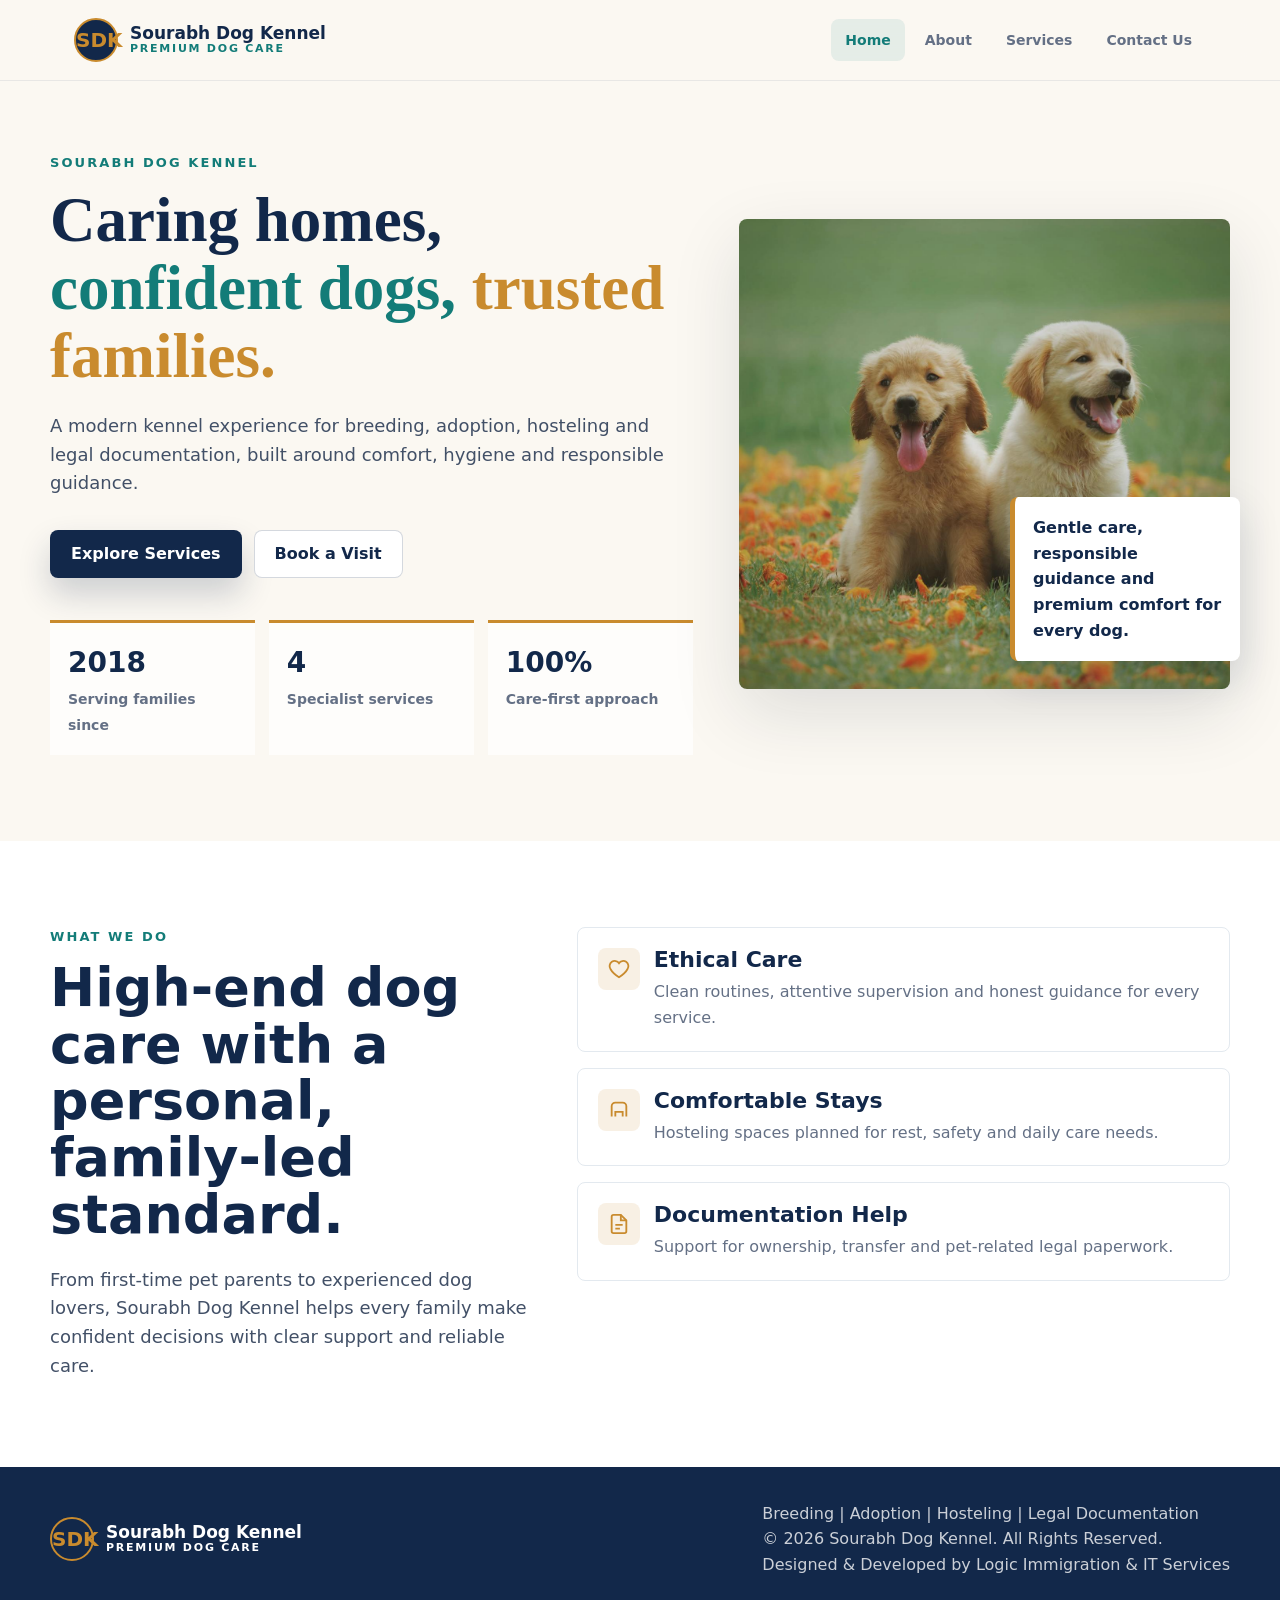
<file: index.html>
<!DOCTYPE html>
<html lang="en">
<head>
  <meta charset="UTF-8">
  <meta name="viewport" content="width=device-width, initial-scale=1.0">
  <title>Sourabh Dog Kennel | Trusted Dog Care Since 2018</title>
  <link rel="icon" type="image/svg+xml" href="assets/favicon.svg">
  <link rel="stylesheet" href="styles.css">
</head>
<body>
  <header class="site-header">
    <div class="nav-shell">
      <a class="brand" href="index.html" aria-label="Sourabh Dog Kennel home">
        <span class="brand-mark">SDK</span>
        <span class="brand-text"><span>Sourabh Dog Kennel</span><span>Premium Dog Care</span></span>
      </a>
      <button class="nav-toggle" type="button" aria-label="Open menu" aria-expanded="false"><span></span><span></span><span></span></button>
      <nav class="nav-links" aria-label="Main navigation">
        <a class="active" href="index.html">Home</a>
        <a href="about.html">About</a>
        <a href="services.html">Services</a>
        <a href="contact.html">Contact Us</a>
      </nav>
    </div>
  </header>

  <main>
    <section class="section hero">
      <div class="container hero-grid">
        <div>
          <p class="eyebrow">Sourabh Dog Kennel</p>
          <h1 class="hero-title"><span>Caring homes,</span> <span class="title-teal">confident dogs,</span> <em>trusted families.</em></h1>
          <p class="lead">A modern kennel experience for breeding, adoption, hosteling and legal documentation, built around comfort, hygiene and responsible guidance.</p>
          <div class="button-row">
            <a class="btn btn-primary" href="services.html">Explore Services</a>
            <a class="btn btn-secondary" href="contact.html">Book a Visit</a>
          </div>
          <div class="stats" aria-label="Business highlights">
            <div class="stat"><strong>2018</strong><span>Serving families since</span></div>
            <div class="stat"><strong>4</strong><span>Specialist services</span></div>
            <div class="stat"><strong>100%</strong><span>Care-first approach</span></div>
          </div>
        </div>
        <div class="hero-image">
          <img src="assets/images/hero-dogs.jpg" alt="Two healthy dogs sitting together">
          <div class="hero-badge">Gentle care, responsible guidance and premium comfort for every dog.</div>
        </div>
      </div>
    </section>

    <section class="section band">
      <div class="container split">
        <div>
          <p class="eyebrow">What We Do</p>
          <h2>High-end dog care with a personal, family-led standard.</h2>
          <p class="lead">From first-time pet parents to experienced dog lovers, Sourabh Dog Kennel helps every family make confident decisions with clear support and reliable care.</p>
        </div>
        <div class="feature-list">
          <article class="feature">
            <span class="icon" aria-hidden="true"><svg viewBox="0 0 24 24" fill="none" stroke="currentColor" stroke-width="2"><path d="M12 21s-7-4.6-9.3-9A5.5 5.5 0 0 1 12 5.7 5.5 5.5 0 0 1 21.3 12C19 16.4 12 21 12 21z"/></svg></span>
            <div><h3>Ethical Care</h3><p>Clean routines, attentive supervision and honest guidance for every service.</p></div>
          </article>
          <article class="feature">
            <span class="icon" aria-hidden="true"><svg viewBox="0 0 24 24" fill="none" stroke="currentColor" stroke-width="2"><path d="M4 19V8a4 4 0 0 1 4-4h8a4 4 0 0 1 4 4v11"/><path d="M8 19v-5h8v5"/></svg></span>
            <div><h3>Comfortable Stays</h3><p>Hosteling spaces planned for rest, safety and daily care needs.</p></div>
          </article>
          <article class="feature">
            <span class="icon" aria-hidden="true"><svg viewBox="0 0 24 24" fill="none" stroke="currentColor" stroke-width="2"><path d="M14 2H6a2 2 0 0 0-2 2v16a2 2 0 0 0 2 2h12a2 2 0 0 0 2-2V8z"/><path d="M14 2v6h6"/><path d="M8 13h8M8 17h5"/></svg></span>
            <div><h3>Documentation Help</h3><p>Support for ownership, transfer and pet-related legal paperwork.</p></div>
          </article>
        </div>
      </div>
    </section>
  </main>

  <footer class="site-footer">
  <div class="footer-shell">
    <a class="brand" href="index.html">
      <span class="brand-mark">SDK</span>
      <span class="brand-text">
        <span>Sourabh Dog Kennel</span>
        <span>Premium Dog Care</span>
      </span>
    </a>

    <span>
      Breeding | Adoption | Hosteling | Legal Documentation<br>
      © 2026 Sourabh Dog Kennel. All Rights Reserved.<br>
      Designed & Developed by
      <a href="https://logicservices.online" target="_blank" rel="noopener noreferrer">
        Logic Immigration &amp; IT Services
      </a>
    </span>
  </div>
</footer>

  <script src="script.js"></script>
</body>
</html>
</file>
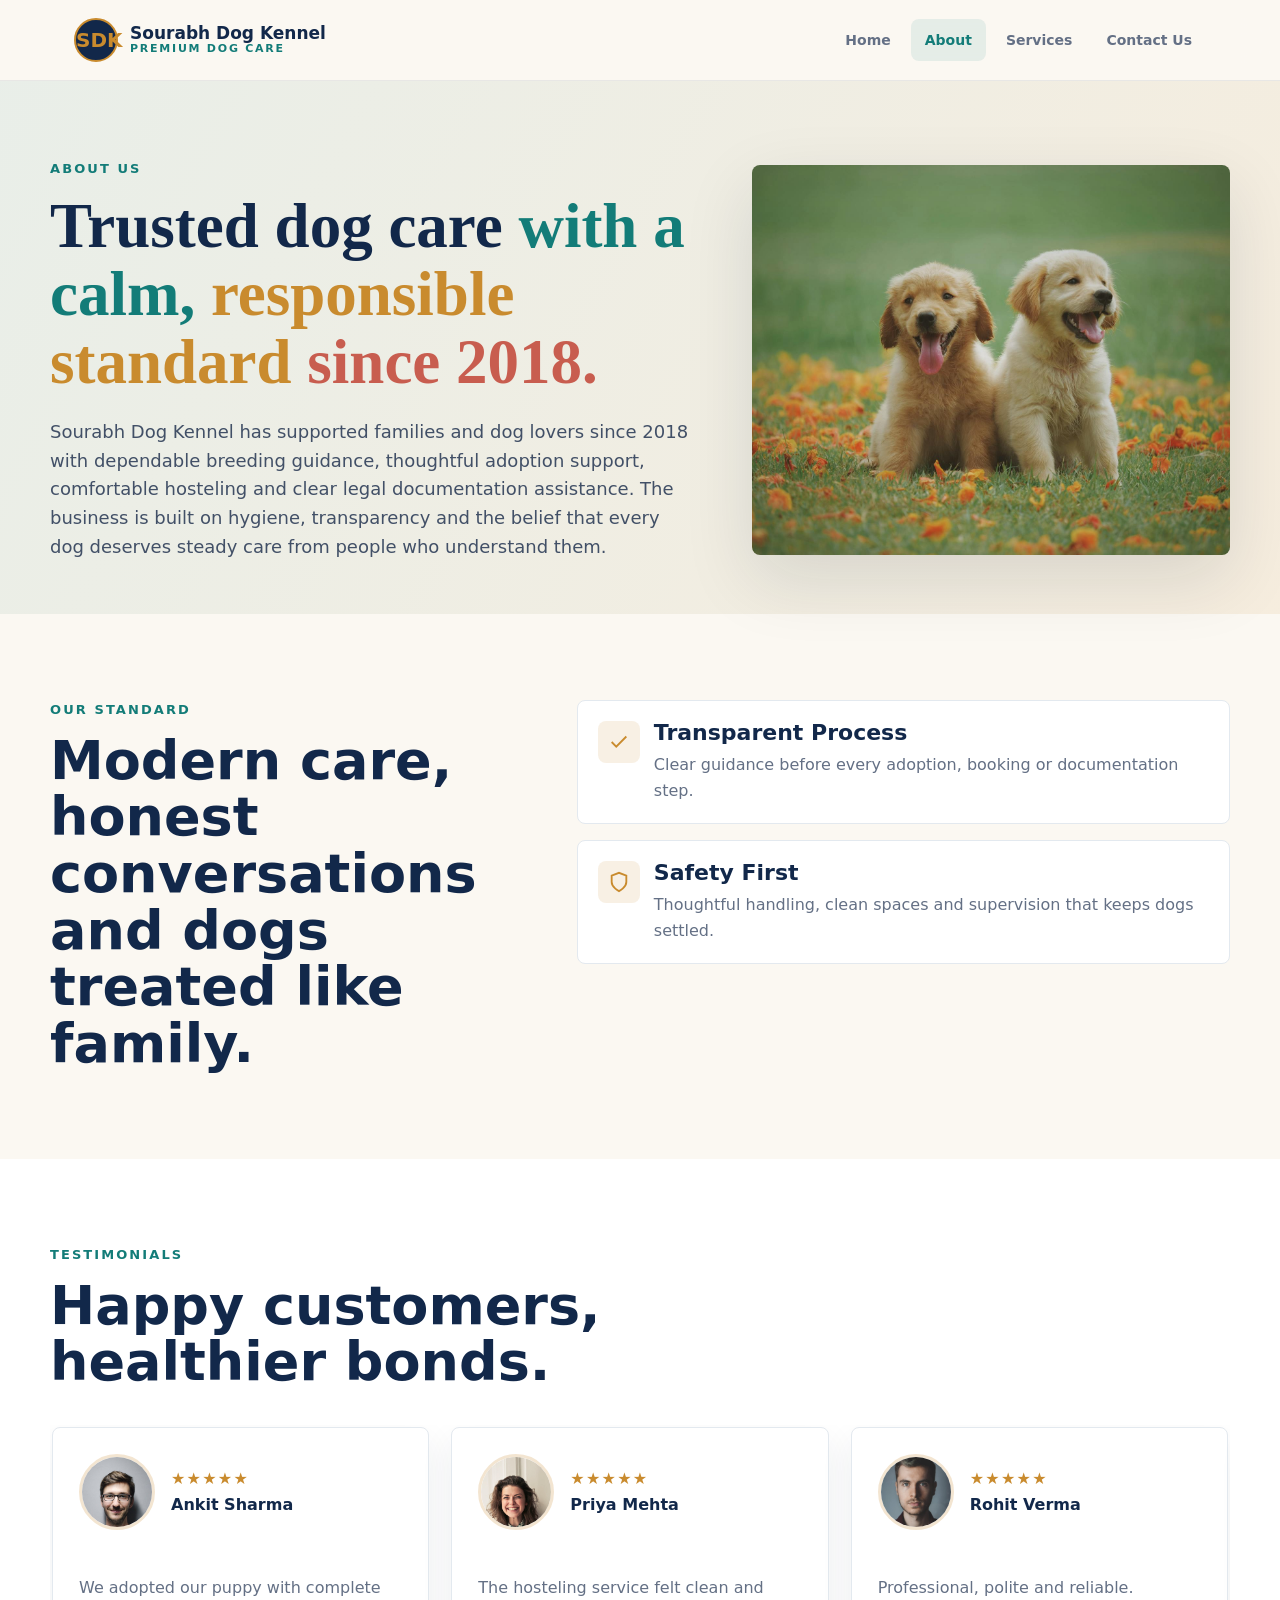
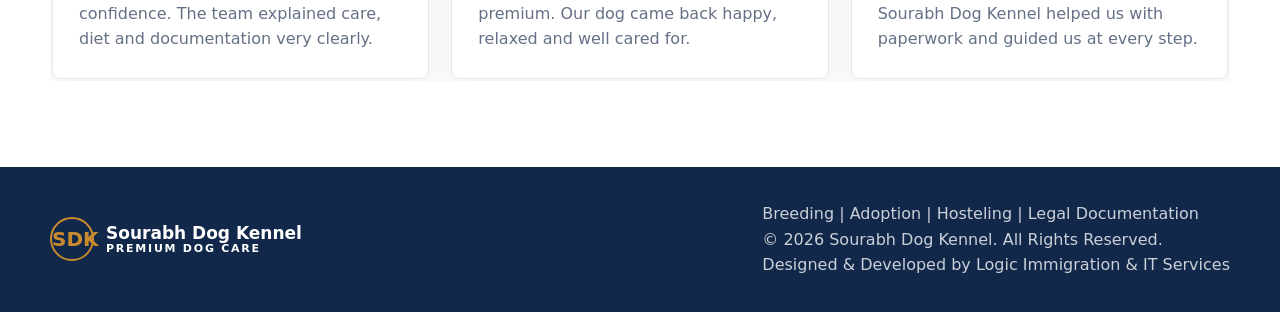
<file: about.html>
<!DOCTYPE html>
<html lang="en">
<head>
  <meta charset="UTF-8">
  <meta name="viewport" content="width=device-width, initial-scale=1.0">
  <title>About | Sourabh Dog Kennel</title>
  <link rel="icon" type="image/svg+xml" href="assets/favicon.svg">
  <link rel="stylesheet" href="styles.css">
</head>
<body>
  <header class="site-header">
    <div class="nav-shell">
      <a class="brand" href="index.html"><span class="brand-mark">SDK</span><span class="brand-text"><span>Sourabh Dog Kennel</span><span>Premium Dog Care</span></span></a>
      <button class="nav-toggle" type="button" aria-label="Open menu" aria-expanded="false"><span></span><span></span><span></span></button>
      <nav class="nav-links" aria-label="Main navigation">
        <a href="index.html">Home</a>
        <a class="active" href="about.html">About</a>
        <a href="services.html">Services</a>
        <a href="contact.html">Contact Us</a>
      </nav>
    </div>
  </header>

  <main>
    <section class="page-hero">
      <div class="container page-hero-grid">
        <div>
          <p class="eyebrow">About Us</p>
          <h1><span>Trusted dog care</span> <span class="title-teal">with a calm,</span> <span class="title-gold">responsible standard</span> <span class="title-coral">since 2018.</span></h1>
          <p class="lead">Sourabh Dog Kennel has supported families and dog lovers since 2018 with dependable breeding guidance, thoughtful adoption support, comfortable hosteling and clear legal documentation assistance. The business is built on hygiene, transparency and the belief that every dog deserves steady care from people who understand them.</p>
        </div>
        <div class="page-hero-image">
          <img src="assets/images/hero-dogs.jpg" alt="Two healthy dogs sitting together">
        </div>
      </div>
    </section>

    <section class="section">
      <div class="container split">
        <div>
          <p class="eyebrow">Our Standard</p>
          <h2>Modern care, honest conversations and dogs treated like family.</h2>
        </div>
        <div class="feature-list">
          <article class="feature"><span class="icon" aria-hidden="true"><svg viewBox="0 0 24 24" fill="none" stroke="currentColor" stroke-width="2"><path d="M20 6 9 17l-5-5"/></svg></span><div><h3>Transparent Process</h3><p>Clear guidance before every adoption, booking or documentation step.</p></div></article>
          <article class="feature"><span class="icon" aria-hidden="true"><svg viewBox="0 0 24 24" fill="none" stroke="currentColor" stroke-width="2"><path d="M12 22s8-4 8-10V5l-8-3-8 3v7c0 6 8 10 8 10z"/></svg></span><div><h3>Safety First</h3><p>Thoughtful handling, clean spaces and supervision that keeps dogs settled.</p></div></article>
        </div>
      </div>
    </section>

    <section class="section band">
      <div class="container">
        <p class="eyebrow">Testimonials</p>
        <h2>Happy customers, healthier bonds.</h2>
        <div class="testimonials" data-testimonial-slider>
          <div class="testimonial-track">
            <article class="testimonial">
              <div class="testimonial-head">
                <img src="assets/images/customer-ankit.jpg" alt="Customer portrait of Ankit Sharma">
                <div><div class="stars">★★★★★</div><div class="quote-name">Ankit Sharma</div></div>
              </div>
              <p>We adopted our puppy with complete confidence. The team explained care, diet and documentation very clearly.</p>
            </article>
            <article class="testimonial">
              <div class="testimonial-head">
                <img src="assets/images/customer-priya.jpg" alt="Customer portrait of Priya Mehta">
                <div><div class="stars">★★★★★</div><div class="quote-name">Priya Mehta</div></div>
              </div>
              <p>The hosteling service felt clean and premium. Our dog came back happy, relaxed and well cared for.</p>
            </article>
            <article class="testimonial">
              <div class="testimonial-head">
                <img src="assets/images/customer-rohit.jpg" alt="Customer portrait of Rohit Verma">
                <div><div class="stars">★★★★★</div><div class="quote-name">Rohit Verma</div></div>
              </div>
              <p>Professional, polite and reliable. Sourabh Dog Kennel helped us with paperwork and guided us at every step.</p>
            </article>
            <article class="testimonial">
              <div class="testimonial-head">
                <img src="assets/images/customer-neeraj.jpg" alt="Customer portrait of Neeraj Kapoor">
                <div><div class="stars">★★★★★</div><div class="quote-name">Neeraj Kapoor</div></div>
              </div>
              <p>They helped us choose the right breed for our home and explained every responsibility before we decided.</p>
            </article>
            <article class="testimonial">
              <div class="testimonial-head">
                <img src="assets/images/customer-kavya.jpg" alt="Customer portrait of Kavya Rao">
                <div><div class="stars">★★★★★</div><div class="quote-name">Kavya Rao</div></div>
              </div>
              <p>The kennel was clean, calm and well managed. The communication during our dog's stay was excellent.</p>
            </article>
          </div>
        </div>
      </div>
    </section>
  </main>

  <footer class="site-footer">
  <div class="footer-shell">
    <a class="brand" href="index.html">
      <span class="brand-mark">SDK</span>
      <span class="brand-text">
        <span>Sourabh Dog Kennel</span>
        <span>Premium Dog Care</span>
      </span>
    </a>

    <span>
      Breeding | Adoption | Hosteling | Legal Documentation<br>
      © 2026 Sourabh Dog Kennel. All Rights Reserved.<br>
      Designed & Developed by
      <a href="https://logicservices.online" target="_blank" rel="noopener noreferrer">
        Logic Immigration &amp; IT Services
      </a>
    </span>
  </div>
</footer>
<script src="script.js"></script>
</body>
</html>
</file>
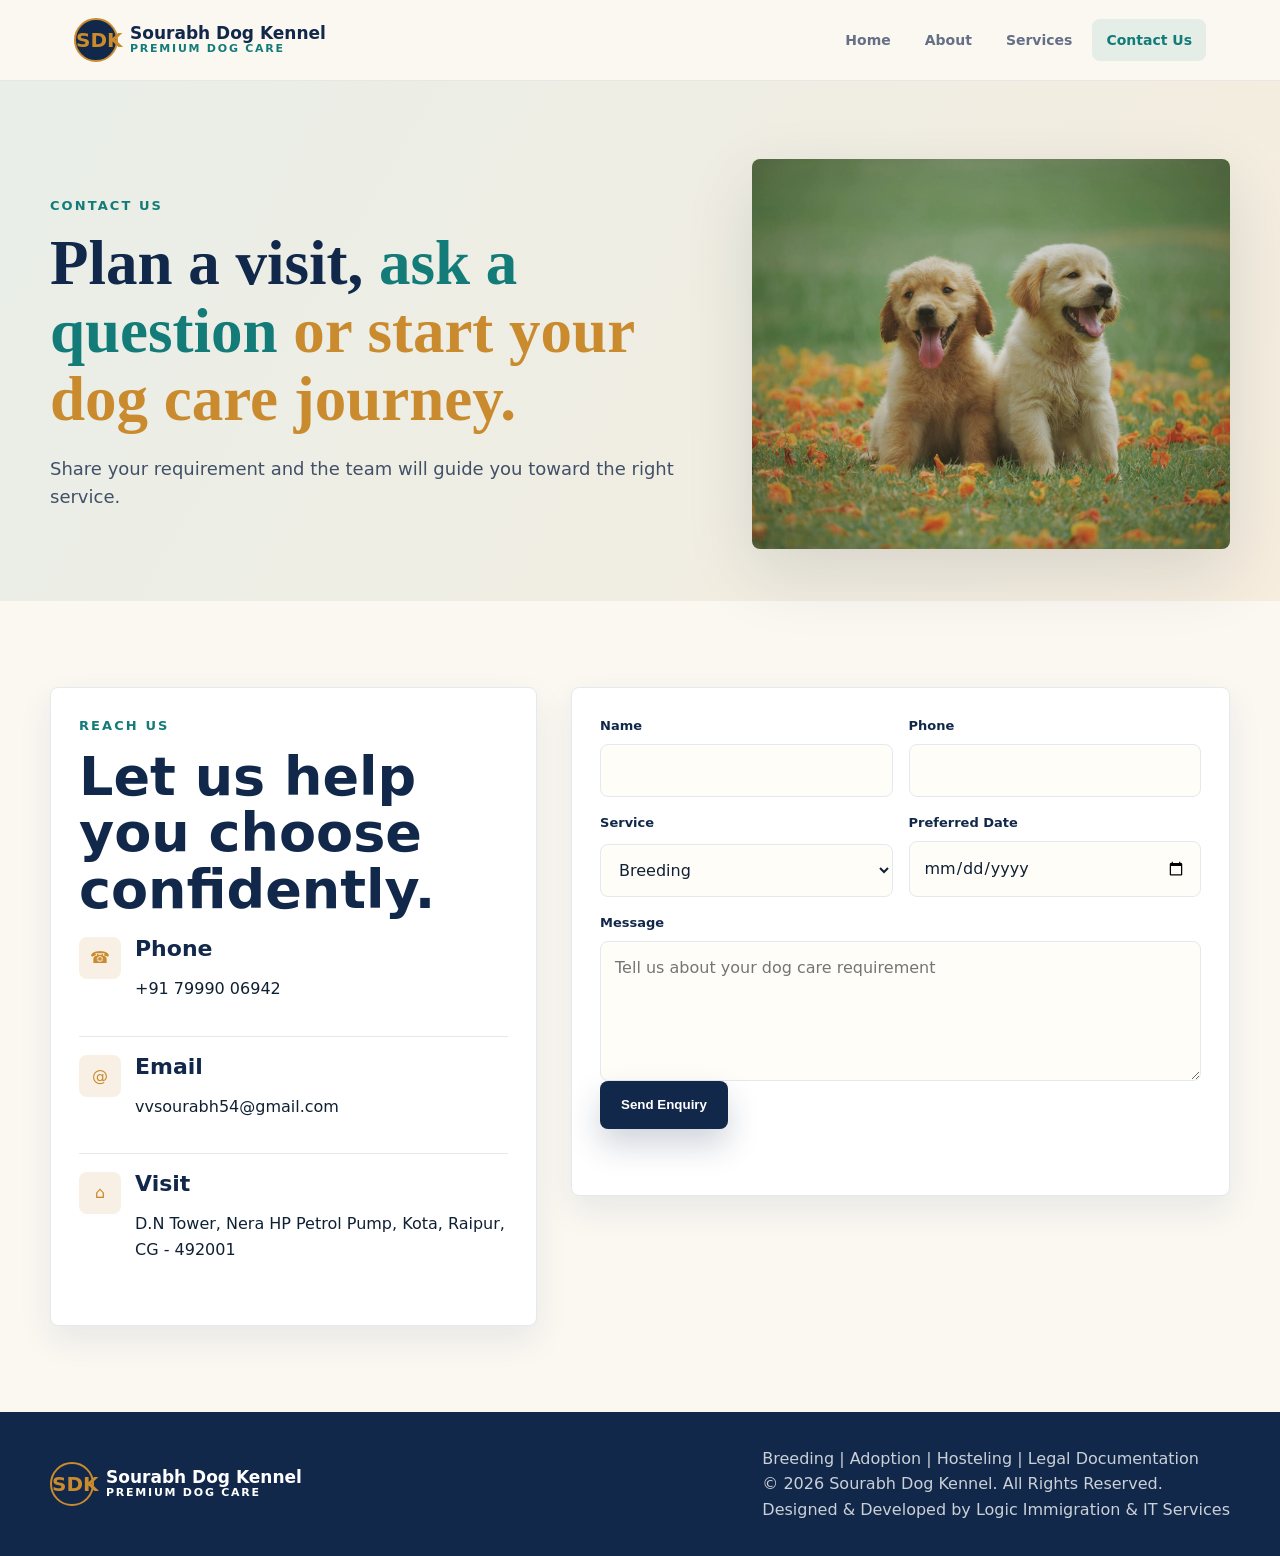
<file: contact.html>
<!DOCTYPE html>
<html lang="en">
<head>
  <meta charset="UTF-8">
  <meta name="viewport" content="width=device-width, initial-scale=1.0">
  <title>Contact Us | Sourabh Dog Kennel</title>
  <link rel="icon" type="image/svg+xml" href="assets/favicon.svg">
  <link rel="stylesheet" href="styles.css">
</head>
<body>
  <header class="site-header">
    <div class="nav-shell">
      <a class="brand" href="index.html"><span class="brand-mark">SDK</span><span class="brand-text"><span>Sourabh Dog Kennel</span><span>Premium Dog Care</span></span></a>
      <button class="nav-toggle" type="button" aria-label="Open menu" aria-expanded="false"><span></span><span></span><span></span></button>
      <nav class="nav-links" aria-label="Main navigation">
        <a href="index.html">Home</a>
        <a href="about.html">About</a>
        <a href="services.html">Services</a>
        <a class="active" href="contact.html">Contact Us</a>
      </nav>
    </div>
  </header>

  <main>
    <section class="page-hero">
      <div class="container page-hero-grid">
        <div>
          <p class="eyebrow">Contact Us</p>
          <h1><span>Plan a visit,</span> <span class="title-teal">ask a question</span> <span class="title-gold">or start your dog care journey.</span></h1>
          <p class="lead">Share your requirement and the team will guide you toward the right service.</p>
        </div>
        <div class="page-hero-image">
          <img src="assets/images/hero-dogs.jpg" alt="Two healthy dogs sitting together">
        </div>
      </div>
    </section>

    <section class="section">
      <div class="container contact-grid">
        <aside class="contact-panel">
          <p class="eyebrow">Reach Us</p>
          <h2>Let us help you choose confidently.</h2>
          <div class="contact-line"><span class="icon" aria-hidden="true">☎</span><div><h3>Phone</h3><p>+91 79990 06942</p></div></div>
          <div class="contact-line"><span class="icon" aria-hidden="true">@</span><div><h3>Email</h3><p>vvsourabh54@gmail.com</p></div></div>
          <div class="contact-line"><span class="icon" aria-hidden="true">⌂</span><div><h3>Visit</h3><p>D.N Tower, Nera HP Petrol Pump, Kota, Raipur, CG - 492001</p></div></div>
        </aside>

        <form class="form-panel" data-contact-form>
          <div class="form-grid">
            <div class="field"><label for="name">Name</label><input id="name" name="name" type="text" required></div>
            <div class="field"><label for="phone">Phone</label><input id="phone" name="phone" type="tel" required></div>
            <div class="field"><label for="service">Service</label><select id="service" name="service"><option>Breeding</option><option>Adoption</option><option>Hosteling</option><option>Legal Documentation</option></select></div>
            <div class="field"><label for="date">Preferred Date</label><input id="date" name="date" type="date"></div>
            <div class="field full"><label for="message">Message</label><textarea id="message" name="message" placeholder="Tell us about your dog care requirement"></textarea></div>
          </div>
          <button class="btn btn-primary" type="submit">Send Enquiry</button>
          <p class="form-note" data-form-note></p>
        </form>
      </div>
    </section>
  </main>

  <footer class="site-footer">
  <div class="footer-shell">
    <a class="brand" href="index.html">
      <span class="brand-mark">SDK</span>
      <span class="brand-text">
        <span>Sourabh Dog Kennel</span>
        <span>Premium Dog Care</span>
      </span>
    </a>

    <span>
      Breeding | Adoption | Hosteling | Legal Documentation<br>
      © 2026 Sourabh Dog Kennel. All Rights Reserved.<br>
      Designed & Developed by
      <a href="https://logicservices.online" target="_blank" rel="noopener noreferrer">
        Logic Immigration &amp; IT Services
      </a>
    </span>
  </div>
</footer>
<script src="script.js"></script>
</body>
</html>
</file>
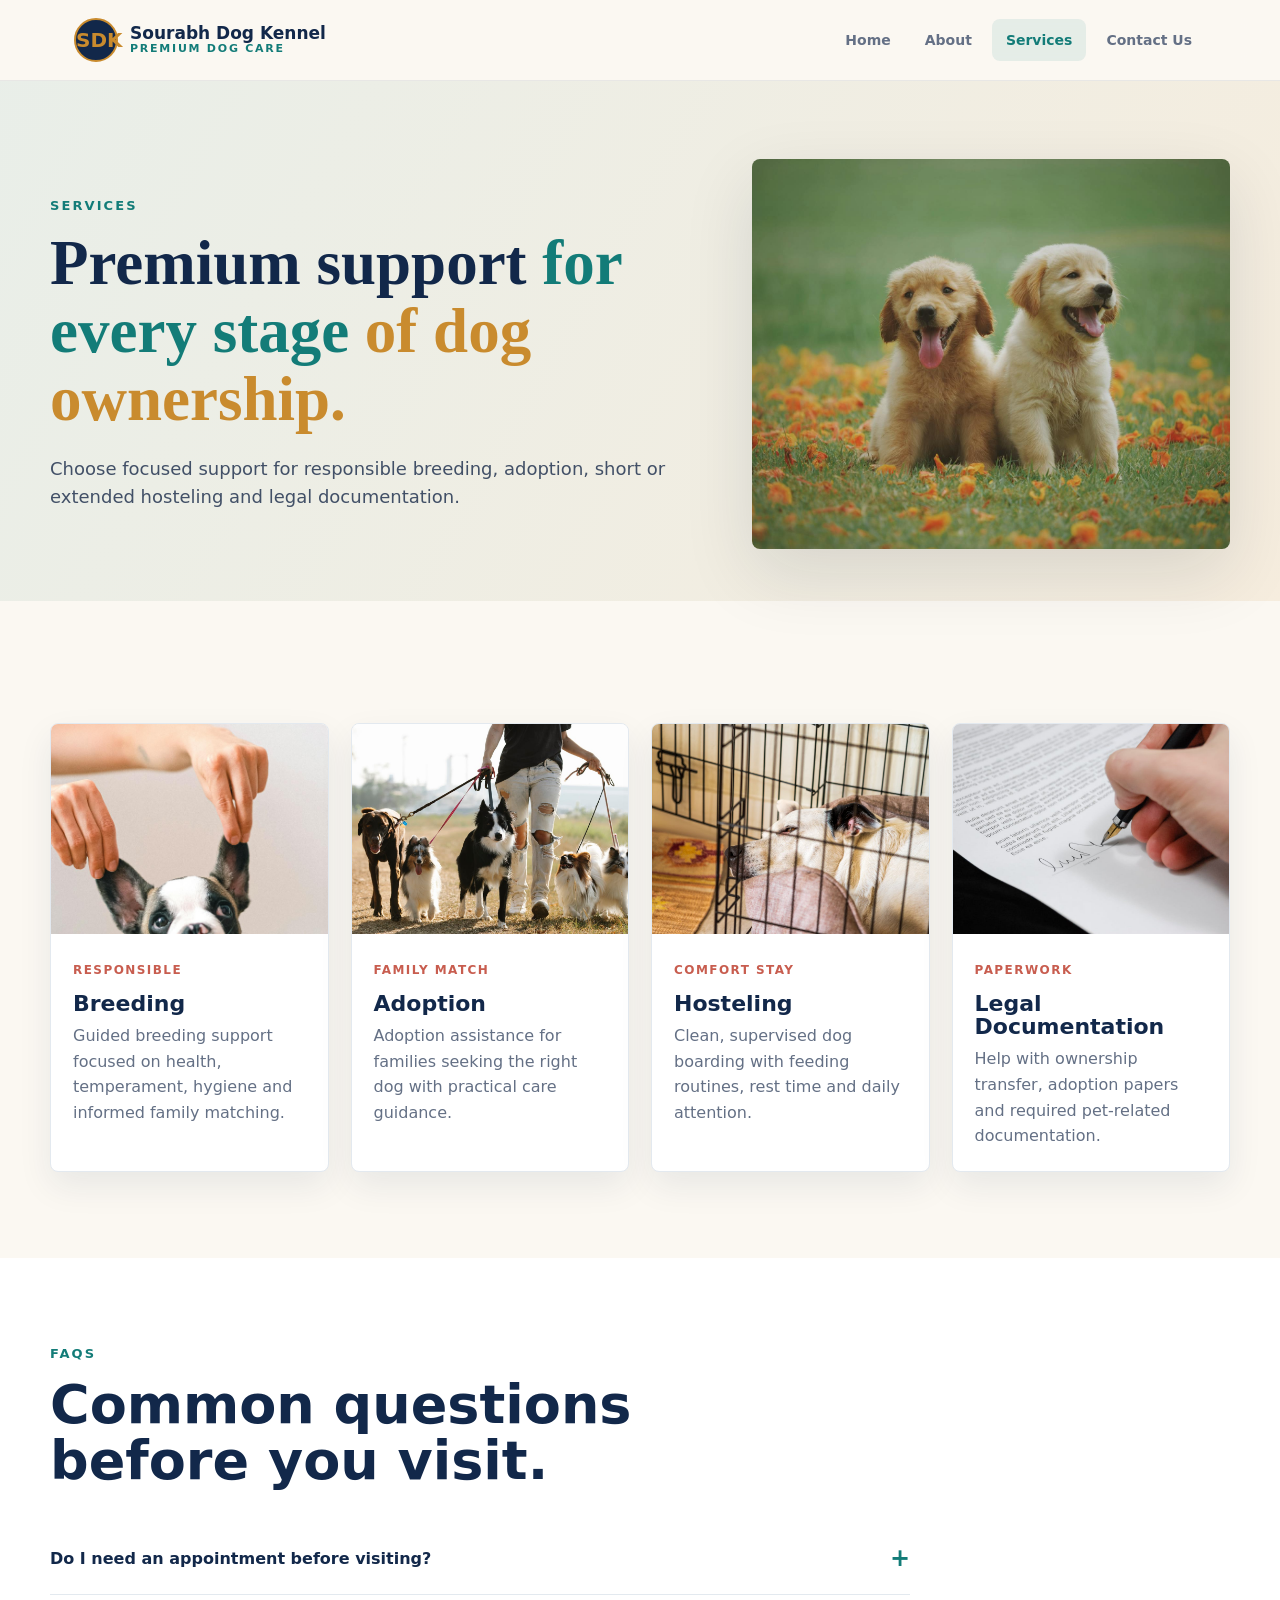
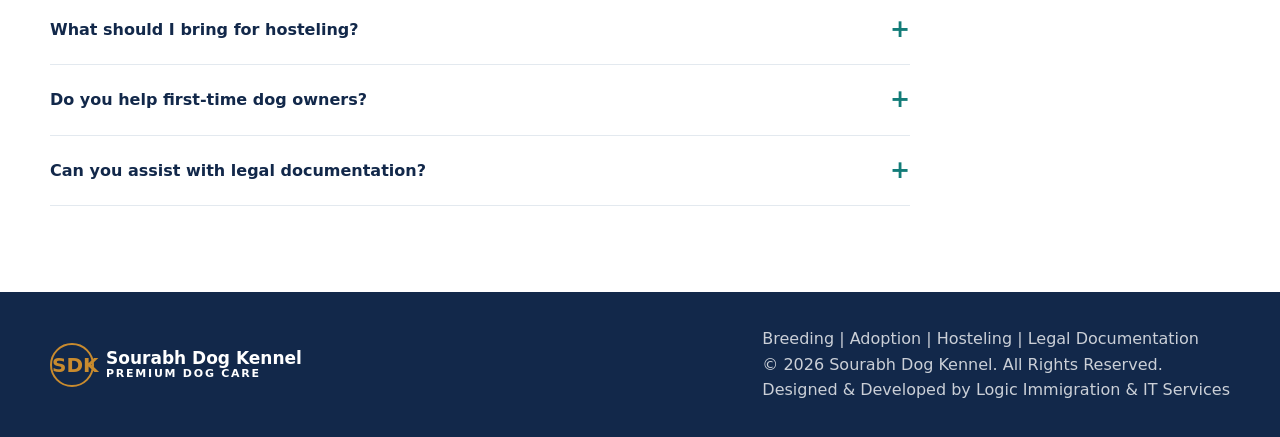
<file: services.html>
<!DOCTYPE html>
<html lang="en">
<head>
  <meta charset="UTF-8">
  <meta name="viewport" content="width=device-width, initial-scale=1.0">
  <title>Services | Sourabh Dog Kennel</title>
  <link rel="icon" type="image/svg+xml" href="assets/favicon.svg">
  <link rel="stylesheet" href="styles.css">
</head>
<body>
  <header class="site-header">
    <div class="nav-shell">
      <a class="brand" href="index.html"><span class="brand-mark">SDK</span><span class="brand-text"><span>Sourabh Dog Kennel</span><span>Premium Dog Care</span></span></a>
      <button class="nav-toggle" type="button" aria-label="Open menu" aria-expanded="false"><span></span><span></span><span></span></button>
      <nav class="nav-links" aria-label="Main navigation">
        <a href="index.html">Home</a>
        <a href="about.html">About</a>
        <a class="active" href="services.html">Services</a>
        <a href="contact.html">Contact Us</a>
      </nav>
    </div>
  </header>

  <main>
    <section class="page-hero">
      <div class="container page-hero-grid">
        <div>
          <p class="eyebrow">Services</p>
          <h1><span>Premium support</span> <span class="title-teal">for every stage</span> <span class="title-gold">of dog ownership.</span></h1>
          <p class="lead">Choose focused support for responsible breeding, adoption, short or extended hosteling and legal documentation.</p>
        </div>
        <div class="page-hero-image">
          <img src="assets/images/hero-dogs.jpg" alt="Two healthy dogs sitting together">
        </div>
      </div>
    </section>

    <section class="section">
      <div class="container">
        <div class="grid services-grid">
          <article class="card">
            <img src="assets/images/breeding.jpg" alt="Healthy dog receiving care">
            <div class="card-body"><span class="service-meta">Responsible</span><h3>Breeding</h3><p>Guided breeding support focused on health, temperament, hygiene and informed family matching.</p></div>
          </article>
          <article class="card">
            <img src="assets/images/adoption.jpg" alt="Dog ready for adoption">
            <div class="card-body"><span class="service-meta">Family Match</span><h3>Adoption</h3><p>Adoption assistance for families seeking the right dog with practical care guidance.</p></div>
          </article>
          <article class="card">
            <img src="assets/images/hosteling.jpg" alt="Dog sleeping comfortably inside a kennel crate">
            <div class="card-body"><span class="service-meta">Comfort Stay</span><h3>Hosteling</h3><p>Clean, supervised dog boarding with feeding routines, rest time and daily attention.</p></div>
          </article>
          <article class="card">
            <img src="assets/images/documentation.jpg" alt="Legal paperwork being signed with a pen">
            <div class="card-body"><span class="service-meta">Paperwork</span><h3>Legal Documentation</h3><p>Help with ownership transfer, adoption papers and required pet-related documentation.</p></div>
          </article>
        </div>
      </div>
    </section>

    <section class="section band">
      <div class="container">
        <p class="eyebrow">FAQs</p>
        <h2>Common questions before you visit.</h2>
        <div class="faq-wrap">
          <div class="faq-item">
            <button class="faq-question" type="button">Do I need an appointment before visiting?</button>
            <div class="faq-answer">Appointments are recommended so the team can give you proper time for adoption guidance, kennel visits or paperwork support.</div>
          </div>
          <div class="faq-item">
            <button class="faq-question" type="button">What should I bring for hosteling?</button>
            <div class="faq-answer">Bring your dog food preference, vaccination details, basic care instructions and any medication notes if applicable.</div>
          </div>
          <div class="faq-item">
            <button class="faq-question" type="button">Do you help first-time dog owners?</button>
            <div class="faq-answer">Yes. Sourabh Dog Kennel provides guidance on breed fit, feeding, grooming, safety and early care routines.</div>
          </div>
          <div class="faq-item">
            <button class="faq-question" type="button">Can you assist with legal documentation?</button>
            <div class="faq-answer">Yes. The team can guide you through ownership, adoption and transfer documentation requirements.</div>
          </div>
        </div>
      </div>
    </section>
  </main>

  <footer class="site-footer">
  <div class="footer-shell">
    <a class="brand" href="index.html">
      <span class="brand-mark">SDK</span>
      <span class="brand-text">
        <span>Sourabh Dog Kennel</span>
        <span>Premium Dog Care</span>
      </span>
    </a>

    <span>
      Breeding | Adoption | Hosteling | Legal Documentation<br>
      © 2026 Sourabh Dog Kennel. All Rights Reserved.<br>
      Designed & Developed by
      <a href="https://logicservices.online" target="_blank" rel="noopener noreferrer">
        Logic Immigration &amp; IT Services
      </a>
    </span>
  </div>
</footer>
<script src="script.js"></script>
</body>
</html>
</file>
<file: styles.css>
:root {
  --ink: #102033;
  --muted: #647085;
  --line: #e3e9ef;
  --paper: #fbf8f2;
  --white: #ffffff;
  --gold: #c98b2e;
  --teal: #137c78;
  --navy: #12284a;
  --coral: #c85d4f;
  --shadow: 0 24px 70px rgba(16, 32, 51, 0.12);
  --radius: 8px;
}

* {
  box-sizing: border-box;
}

html {
  scroll-behavior: smooth;
}

body {
  margin: 0;
  font-family: Inter, ui-sans-serif, system-ui, -apple-system, BlinkMacSystemFont, "Segoe UI", sans-serif;
  background: var(--paper);
  color: var(--ink);
  line-height: 1.6;
}

img {
  display: block;
  width: 100%;
}

a {
  color: inherit;
  text-decoration: none;
}

.site-header {
  position: sticky;
  top: 0;
  z-index: 20;
  border-bottom: 1px solid rgba(18, 40, 74, 0.08);
  background: rgba(251, 248, 242, 0.92);
  backdrop-filter: blur(16px);
}

.nav-shell {
  display: flex;
  align-items: center;
  justify-content: space-between;
  max-width: 1180px;
  margin: 0 auto;
  padding: 18px 24px;
}

.brand {
  display: inline-flex;
  align-items: center;
  gap: 12px;
  font-weight: 900;
  letter-spacing: 0;
}

.brand-mark {
  display: grid;
  width: 44px;
  height: 44px;
  place-items: center;
  border: 2px solid var(--gold);
  border-radius: 50%;
  background: var(--navy);
  color: var(--gold);
  font-size: 20px;
}

.brand-text {
  display: flex;
  flex-direction: column;
  line-height: 1.05;
}

.brand-text span:first-child {
  color: var(--navy);
  font-size: 17px;
}

.brand-text span:last-child {
  color: var(--teal);
  font-size: 11px;
  text-transform: uppercase;
  letter-spacing: 0.16em;
}

.nav-toggle {
  display: none;
  width: 42px;
  height: 42px;
  border: 1px solid var(--line);
  border-radius: var(--radius);
  background: var(--white);
  color: var(--navy);
  cursor: pointer;
}

.nav-toggle span {
  display: block;
  width: 18px;
  height: 2px;
  margin: 4px auto;
  background: currentColor;
}

.nav-links {
  display: flex;
  align-items: center;
  gap: 6px;
}

.nav-links a {
  padding: 10px 14px;
  border-radius: var(--radius);
  color: var(--muted);
  font-size: 14px;
  font-weight: 800;
}

.nav-links a:hover,
.nav-links a.active {
  background: rgba(19, 124, 120, 0.09);
  color: var(--teal);
}

.section {
  padding: 86px 24px;
}

.container {
  max-width: 1180px;
  margin: 0 auto;
}

.eyebrow {
  margin: 0 0 12px;
  color: var(--teal);
  font-size: 13px;
  font-weight: 900;
  letter-spacing: 0.16em;
  text-transform: uppercase;
}

h1,
h2,
h3 {
  margin: 0;
  color: var(--navy);
  line-height: 1.05;
  letter-spacing: 0;
}

h1 {
  max-width: 680px;
  font-size: clamp(32px, 5.35vw, 63px);
}

h1,
.hero-title {
  font-family: Georgia, "Times New Roman", serif;
  font-weight: 700;
  line-height: 1.08;
}

h2 {
  max-width: 760px;
  font-size: clamp(32px, 4.5vw, 54px);
}

h3 {
  font-size: 22px;
}

.lead {
  max-width: 650px;
  margin: 22px 0 0;
  color: #425067;
  font-size: 18px;
}

.button-row {
  display: flex;
  flex-wrap: wrap;
  gap: 12px;
  margin-top: 32px;
}

.btn {
  display: inline-flex;
  align-items: center;
  justify-content: center;
  min-height: 48px;
  padding: 0 20px;
  border: 1px solid transparent;
  border-radius: var(--radius);
  font-weight: 900;
  cursor: pointer;
}

.btn-primary {
  background: var(--navy);
  color: var(--white);
  box-shadow: 0 16px 32px rgba(18, 40, 74, 0.2);
}

.btn-secondary {
  border-color: rgba(18, 40, 74, 0.18);
  background: var(--white);
  color: var(--navy);
}

.hero {
  overflow: hidden;
  padding-top: 72px;
}

.hero-grid {
  display: grid;
  grid-template-columns: minmax(0, 1.02fr) minmax(320px, 0.78fr);
  gap: 46px;
  align-items: center;
}

.hero-title em {
  color: var(--gold);
  font-style: normal;
}

.title-teal {
  color: var(--teal);
}

.title-gold {
  color: var(--gold);
}

.title-coral {
  color: var(--coral);
}

.hero-image {
  position: relative;
}

.hero-image img {
  min-height: 470px;
  border-radius: var(--radius);
  box-shadow: var(--shadow);
  object-fit: cover;
}

.hero-badge {
  position: absolute;
  right: -10px;
  bottom: 28px;
  max-width: 230px;
  padding: 18px;
  border-left: 5px solid var(--gold);
  border-radius: var(--radius);
  background: var(--white);
  box-shadow: 0 16px 42px rgba(18, 40, 74, 0.15);
  color: var(--navy);
  font-weight: 900;
}

.stats {
  display: grid;
  grid-template-columns: repeat(3, 1fr);
  gap: 14px;
  margin-top: 42px;
}

.stat {
  padding: 18px;
  border-top: 3px solid var(--gold);
  background: rgba(255, 255, 255, 0.72);
}

.stat strong {
  display: block;
  color: var(--navy);
  font-size: 28px;
}

.stat span {
  color: var(--muted);
  font-size: 14px;
  font-weight: 700;
}

.band {
  background: var(--white);
}

.split {
  display: grid;
  grid-template-columns: 0.85fr 1.15fr;
  gap: 44px;
  align-items: start;
}

.feature-list {
  display: grid;
  gap: 16px;
}

.feature {
  display: flex;
  gap: 14px;
  padding: 20px;
  border: 1px solid var(--line);
  border-radius: var(--radius);
  background: var(--white);
}

.icon {
  flex: 0 0 auto;
  display: grid;
  width: 42px;
  height: 42px;
  place-items: center;
  border-radius: var(--radius);
  background: rgba(201, 139, 46, 0.13);
  color: var(--gold);
}

.icon svg {
  width: 22px;
  height: 22px;
}

.grid {
  display: grid;
  gap: 22px;
}

.services-grid {
  grid-template-columns: repeat(4, 1fr);
  margin-top: 36px;
}

.card {
  overflow: hidden;
  border: 1px solid var(--line);
  border-radius: var(--radius);
  background: var(--white);
  box-shadow: 0 14px 34px rgba(18, 40, 74, 0.08);
}

.card img {
  height: 210px;
  object-fit: cover;
}

.card-body {
  padding: 22px;
}

.card-body p,
.feature p,
.testimonial p {
  margin: 8px 0 0;
  color: var(--muted);
}

.service-meta {
  display: inline-flex;
  margin-bottom: 12px;
  color: var(--coral);
  font-size: 12px;
  font-weight: 900;
  letter-spacing: 0.12em;
  text-transform: uppercase;
}

.page-hero {
  padding: 78px 24px 52px;
  background:
    linear-gradient(120deg, rgba(19, 124, 120, 0.08), rgba(201, 139, 46, 0.1)),
    var(--paper);
}

.page-hero-grid {
  display: grid;
  grid-template-columns: minmax(0, 0.95fr) minmax(300px, 0.7fr);
  gap: 54px;
  align-items: center;
}

.page-hero-image img {
  height: 390px;
  border-radius: var(--radius);
  box-shadow: var(--shadow);
  object-fit: cover;
}

.testimonials {
  overflow: hidden;
  margin-top: 34px;
  padding: 2px;
}

.testimonial-track {
  display: flex;
  gap: 22px;
  transition: transform 650ms ease;
}

.testimonial {
  display: flex;
  flex: 0 0 calc((100% - 44px) / 3);
  min-height: 252px;
  flex-direction: column;
  justify-content: space-between;
  padding: 26px;
  border: 1px solid var(--line);
  border-radius: var(--radius);
  background: var(--white);
  box-shadow: 0 14px 34px rgba(18, 40, 74, 0.07);
}

.testimonial-head {
  display: flex;
  align-items: center;
  gap: 16px;
}

.testimonial-head img {
  width: 76px;
  height: 76px;
  flex: 0 0 76px;
  border: 3px solid rgba(201, 139, 46, 0.22);
  border-radius: 50%;
  object-fit: cover;
  object-position: center top;
}

.stars {
  color: var(--gold);
  letter-spacing: 0.08em;
}

.quote-name {
  color: var(--navy);
  font-weight: 900;
}

.faq-wrap {
  max-width: 860px;
  margin-top: 34px;
}

.faq-item {
  border-bottom: 1px solid var(--line);
}

.faq-question {
  display: flex;
  justify-content: space-between;
  width: 100%;
  padding: 22px 0;
  border: 0;
  background: transparent;
  color: var(--navy);
  font: inherit;
  font-weight: 900;
  text-align: left;
  cursor: pointer;
}

.faq-question::after {
  content: "+";
  color: var(--teal);
  font-size: 24px;
  line-height: 1;
}

.faq-item.open .faq-question::after {
  content: "-";
}

.faq-answer {
  display: none;
  max-width: 720px;
  padding: 0 0 22px;
  color: var(--muted);
}

.faq-item.open .faq-answer {
  display: block;
}

.contact-grid {
  display: grid;
  grid-template-columns: 0.85fr 1.15fr;
  gap: 34px;
  align-items: start;
}

.contact-panel,
.form-panel {
  border: 1px solid var(--line);
  border-radius: var(--radius);
  background: var(--white);
  box-shadow: 0 14px 34px rgba(18, 40, 74, 0.08);
}

.contact-panel {
  padding: 28px;
}

.contact-line {
  display: flex;
  gap: 14px;
  padding: 18px 0;
  border-bottom: 1px solid var(--line);
}

.contact-line:last-child {
  border-bottom: 0;
}

.form-panel {
  padding: 28px;
}

.form-grid {
  display: grid;
  grid-template-columns: repeat(2, 1fr);
  gap: 16px;
}

.field {
  display: grid;
  gap: 7px;
}

.field.full {
  grid-column: 1 / -1;
}

label {
  color: var(--navy);
  font-size: 13px;
  font-weight: 900;
}

input,
select,
textarea {
  width: 100%;
  border: 1px solid var(--line);
  border-radius: var(--radius);
  background: #fffdf8;
  color: var(--ink);
  font: inherit;
  padding: 13px 14px;
}

textarea {
  min-height: 140px;
  resize: vertical;
}

.form-note {
  min-height: 24px;
  margin: 14px 0 0;
  color: var(--teal);
  font-weight: 800;
}

.site-footer {
  padding: 34px 24px;
  background: var(--navy);
  color: rgba(255, 255, 255, 0.78);
}

.footer-shell {
  display: flex;
  align-items: center;
  justify-content: space-between;
  gap: 20px;
  max-width: 1180px;
  margin: 0 auto;
}

.footer-shell .brand-text span:first-child,
.footer-shell .brand-text span:last-child {
  color: var(--white);
}

@media (max-width: 960px) {
  .hero-grid,
  .page-hero-grid,
  .split,
  .contact-grid {
    grid-template-columns: 1fr;
  }

  .services-grid {
    grid-template-columns: repeat(2, 1fr);
  }

  .testimonial {
    flex-basis: calc((100% - 22px) / 2);
  }
}

@media (max-width: 720px) {
  .nav-toggle {
    display: block;
  }

  .nav-links {
    position: absolute;
    top: 80px;
    right: 16px;
    left: 16px;
    display: none;
    flex-direction: column;
    align-items: stretch;
    padding: 12px;
    border: 1px solid var(--line);
    border-radius: var(--radius);
    background: var(--white);
    box-shadow: var(--shadow);
  }

  .nav-links.open {
    display: flex;
  }

  .nav-links a {
    padding: 14px;
  }

  .section {
    padding: 64px 18px;
  }

  .page-hero {
    padding: 58px 18px 40px;
  }

  .page-hero-image img {
    height: 300px;
  }

  .hero {
    padding-top: 50px;
  }

  .hero-image img {
    min-height: 360px;
  }

  .hero-badge {
    right: 12px;
    bottom: 12px;
  }

  .stats,
  .services-grid,
  .form-grid {
    grid-template-columns: 1fr;
  }

  .testimonial {
    flex-basis: 100%;
    min-height: 260px;
  }

  .footer-shell {
    align-items: flex-start;
    flex-direction: column;
  }
}
</file>
